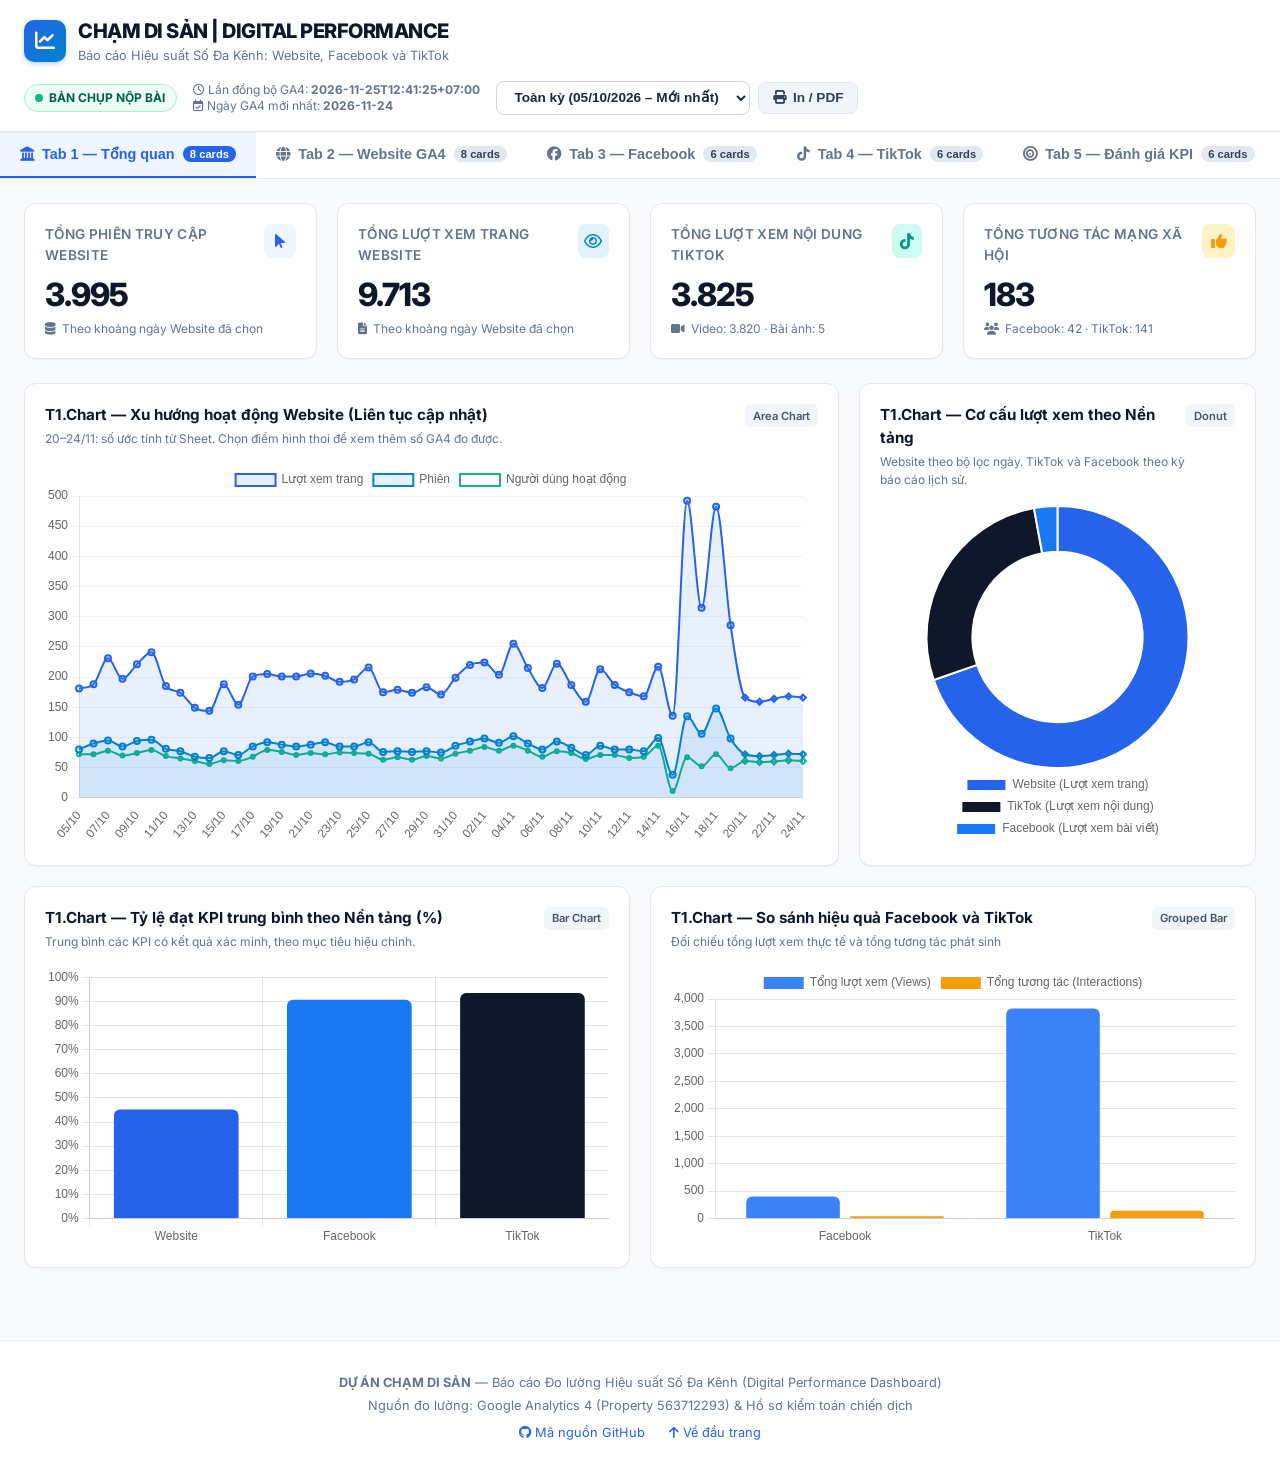
<file: PTW/05_DASHBOARD/index.html>
<!DOCTYPE html>
<html lang="vi">
<head>
  <meta charset="UTF-8">
  <link rel="icon" href="data:,">
  <meta name="viewport" content="width=device-width, initial-scale=1.0">
  <title>CHẠM DI SẢN | DIGITAL PERFORMANCE DASHBOARD</title>

  <!-- Fonts & Icons -->
  <link rel="preconnect" href="https://fonts.googleapis.com">
  <link rel="preconnect" href="https://fonts.gstatic.com" crossorigin>
  <link href="https://fonts.googleapis.com/css2?family=Inter:wght@400;500;600;700;800&display=swap" rel="stylesheet">
  <link rel="stylesheet" href="https://cdnjs.cloudflare.com/ajax/libs/font-awesome/6.4.2/css/all.min.css">

  <!-- Chart.js -->
  <script src="js/chart.umd.min.js"></script>

  <!-- Custom Stylesheet -->
  <link rel="stylesheet" href="css/style.css">
</head>
<body data-snapshot="true">

  <!-- Top Navigation Header -->
  <header class="top-header">
    <div class="header-container">
      <div class="header-brand">
        <div class="brand-icon">
          <i class="fa-solid fa-chart-line"></i>
        </div>
        <div>
          <h1 class="brand-title">CHẠM DI SẢN | DIGITAL PERFORMANCE</h1>
          <p class="brand-subtitle">Báo cáo Hiệu suất Số Đa Kênh: Website, Facebook và TikTok</p>
        </div>
      </div>

      <div class="header-meta">
        <div class="live-badge">
          <span class="pulse-dot"></span>
          <span id="meta-report-mode">BẢN CHỤP NỘP BÀI</span>
        </div>

        <div style="font-size:0.75rem; color:#64748b; line-height: 1.3;">
          <div><i class="fa-regular fa-clock"></i> Lần đồng bộ GA4: <strong id="meta-last-sync">--:--</strong></div>
          <div><i class="fa-regular fa-calendar-check"></i> Ngày GA4 mới nhất: <strong id="meta-latest-date">--</strong></div>
        </div>

        <div class="filter-group">
          <select id="global-date-filter" class="filter-select" title="Bộ lọc thời gian toàn dashboard">
            <option value="all">Toàn kỳ (05/10/2026 – Mới nhất)</option>
            <option value="custom">Tự chọn khoảng ngày</option>
            <option value="7d">7 ngày gần nhất</option>
            <option value="14d">14 ngày gần nhất</option>
            <option value="30d">30 ngày gần nhất</option>
          </select>

          <button id="btn-print-snapshot" class="btn-snapshot" title="In hoặc lưu file snapshot PDF">
            <i class="fa-solid fa-print"></i> In / PDF
          </button>
          <form id="custom-date-range" class="custom-date-range" hidden>
            <label for="date-from">Từ ngày
              <input type="date" id="date-from" class="filter-select" required>
            </label>
            <label for="date-to">Đến ngày
              <input type="date" id="date-to" class="filter-select" required>
            </label>
            <button type="submit" class="btn-snapshot">Áp dụng</button>
          </form>
        </div>
      </div>
    </div>
  </header>

  <!-- 5 Tabs Navigation -->
  <nav class="tabs-nav">
    <div class="tabs-container">
      <button class="tab-btn active" data-tab="tab-overview">
        <i class="fa-solid fa-landmark"></i> Tab 1 — Tổng quan
        <span class="tab-count">8 cards</span>
      </button>
      <button class="tab-btn" data-tab="tab-website">
        <i class="fa-solid fa-globe"></i> Tab 2 — Website GA4
        <span class="tab-count">8 cards</span>
      </button>
      <button class="tab-btn" data-tab="tab-facebook">
        <i class="fa-brands fa-facebook"></i> Tab 3 — Facebook
        <span class="tab-count">6 cards</span>
      </button>
      <button class="tab-btn" data-tab="tab-tiktok">
        <i class="fa-brands fa-tiktok"></i> Tab 4 — TikTok
        <span class="tab-count">6 cards</span>
      </button>
      <button class="tab-btn" data-tab="tab-kpi">
        <i class="fa-solid fa-bullseye"></i> Tab 5 — Đánh giá KPI
        <span class="tab-count">6 cards</span>
      </button>
    </div>
  </nav>

  <!-- Main Container -->
  <main class="main-wrapper">

    <!-- Warning Banner if sync fails -->
    <div id="sync-warning-banner" style="display:none; background:#fef3c7; border:1px solid #f59e0b; color:#92400e; padding:0.75rem 1rem; border-radius:8px; margin-bottom:1rem; font-size:0.85rem;"></div>

    <!-- ======================================================= -->
    <!-- TAB 1: TỔNG QUAN (8 CARDS)                                -->
    <!-- ======================================================= -->
    <section id="tab-overview" class="tab-content active">
      <!-- 4 KPI Cards -->
      <div class="kpi-grid">
        <!-- Card 84 -->
        <div class="kpi-card">
          <div class="kpi-header">
            <span class="kpi-title">Tổng phiên truy cập Website</span>
            <div class="kpi-icon icon-blue"><i class="fa-solid fa-arrow-pointer"></i></div>
          </div>
          <div class="kpi-value" id="kpi-q84">–</div>
          <div class="kpi-footer">
            <i class="fa-solid fa-database"></i>
            <span>Theo khoảng ngày Website đã chọn</span>
          </div>
        </div>

        <!-- Card 85 -->
        <div class="kpi-card">
          <div class="kpi-header">
            <span class="kpi-title">Tổng lượt xem trang Website</span>
            <div class="kpi-icon icon-sky"><i class="fa-regular fa-eye"></i></div>
          </div>
          <div class="kpi-value" id="kpi-q85">–</div>
          <div class="kpi-footer">
            <i class="fa-solid fa-file-lines"></i>
            <span>Theo khoảng ngày Website đã chọn</span>
          </div>
        </div>

        <!-- Card 86 -->
        <div class="kpi-card">
          <div class="kpi-header">
            <span class="kpi-title">Tổng lượt xem nội dung TikTok</span>
            <div class="kpi-icon icon-teal"><i class="fa-brands fa-tiktok"></i></div>
          </div>
          <div class="kpi-value" id="kpi-q86">–</div>
          <div class="kpi-footer">
            <i class="fa-solid fa-video"></i>
            <span id="tiktok-view-breakdown"></span>
          </div>
        </div>

        <!-- Card 87 -->
        <div class="kpi-card">
          <div class="kpi-header">
            <span class="kpi-title">Tổng tương tác Mạng xã hội</span>
            <div class="kpi-icon icon-amber"><i class="fa-solid fa-thumbs-up"></i></div>
          </div>
          <div class="kpi-value" id="kpi-q87">–</div>
          <div class="kpi-footer">
            <i class="fa-solid fa-users"></i>
            <span id="social-interaction-breakdown"></span>
          </div>
        </div>
      </div>

      <!-- 4 Charts Grid -->
      <div class="charts-grid">
        <!-- Card 88: Xu hướng Website -->
        <div class="chart-card col-8">
          <div class="chart-header">
            <div class="chart-title-wrap">
              <h3 class="chart-title">T1.Chart — Xu hướng hoạt động Website (Liên tục cập nhật)</h3>
              <p class="chart-subtitle">20–24/11: số ước tính từ Sheet. Chọn điểm hình thoi để xem thêm số GA4 đo được.</p>
            </div>
            <span class="chart-badge">Area Chart</span>
          </div>
          <div class="chart-body tall">
            <canvas id="chart-q88"></canvas>
          </div>
        </div>

        <!-- Card 89: Phân loại lượt xem đa nền tảng -->
        <div class="chart-card col-4">
          <div class="chart-header">
            <div class="chart-title-wrap">
              <h3 class="chart-title">T1.Chart — Cơ cấu lượt xem theo Nền tảng</h3>
              <p class="chart-subtitle">Website theo bộ lọc ngày. TikTok và Facebook theo kỳ báo cáo lịch sử.</p>
            </div>
            <span class="chart-badge">Donut</span>
          </div>
          <div class="chart-body tall">
            <canvas id="chart-q89"></canvas>
          </div>
        </div>

        <!-- Card 90: Tỷ lệ đạt KPI theo Nền tảng -->
        <div class="chart-card col-6">
          <div class="chart-header">
            <div class="chart-title-wrap">
              <h3 class="chart-title">T1.Chart — Tỷ lệ đạt KPI trung bình theo Nền tảng (%)</h3>
              <p class="chart-subtitle">Trung bình các KPI có kết quả xác minh, theo mục tiêu hiệu chỉnh.</p>
            </div>
            <span class="chart-badge">Bar Chart</span>
          </div>
          <div class="chart-body">
            <canvas id="chart-q90"></canvas>
          </div>
        </div>

        <!-- Card 91: So sánh hiệu quả Facebook vs TikTok -->
        <div class="chart-card col-6">
          <div class="chart-header">
            <div class="chart-title-wrap">
              <h3 class="chart-title">T1.Chart — So sánh hiệu quả Facebook và TikTok</h3>
              <p class="chart-subtitle">Đối chiếu tổng lượt xem thực tế và tổng tương tác phát sinh</p>
            </div>
            <span class="chart-badge">Grouped Bar</span>
          </div>
          <div class="chart-body">
            <canvas id="chart-q91"></canvas>
          </div>
        </div>
      </div>
    </section>

    <!-- ======================================================= -->
    <!-- TAB 2: WEBSITE GA4 (8 CARDS)                             -->
    <!-- ======================================================= -->
    <section id="tab-website" class="tab-content">
      <!-- 2 KPI Cards -->
      <div class="kpi-grid">
        <!-- Card 92 -->
        <div class="kpi-card">
          <div class="kpi-header">
            <span class="kpi-title">Người dùng hoạt động TB / ngày</span>
            <div class="kpi-icon icon-emerald"><i class="fa-solid fa-user-group"></i></div>
          </div>
          <div class="kpi-value" id="kpi-q92">–</div>
          <div class="kpi-footer">
            <i class="fa-solid fa-chart-simple"></i>
            <span>User-days / ngày trên toàn chuỗi dữ liệu</span>
          </div>
        </div>

        <!-- Card 93 -->
        <div class="kpi-card">
          <div class="kpi-header">
            <span class="kpi-title">Lượt xem trang trên mỗi phiên (Trang/phiên)</span>
            <div class="kpi-icon icon-sky"><i class="fa-regular fa-file"></i></div>
          </div>
          <div class="kpi-value" id="kpi-q93">–</div>
          <div class="kpi-footer">
            <i class="fa-solid fa-calculator"></i>
            <span>Tỷ lệ Pageviews / Sessions trung bình</span>
          </div>
        </div>
      </div>

      <!-- 6 Charts Grid -->
      <div class="charts-grid">
        <!-- Card 94: Nhịp độ phiên & người dùng -->
        <div class="chart-card col-8">
          <div class="chart-header">
            <div class="chart-title-wrap">
              <h3 class="chart-title">T2.Chart — Nhịp độ người dùng và phiên truy cập theo ngày</h3>
              <p class="chart-subtitle">20–24/11: số ước tính từ Sheet. Chọn điểm hình thoi để xem thêm số GA4 đo được.</p>
            </div>
            <span class="chart-badge">Line/Area</span>
          </div>
          <div class="chart-body">
            <canvas id="chart-q94"></canvas>
          </div>
        </div>

        <!-- Card 95: Cơ cấu nguồn truy cập -->
        <div class="chart-card col-4">
          <div class="chart-header">
            <div class="chart-title-wrap">
              <h3 class="chart-title">T2.Chart — Cơ cấu nguồn truy cập Website (Traffic Sources)</h3>
              <label for="traffic-data-mode" class="chart-subtitle">Dữ liệu hiển thị</label>
              <select id="traffic-data-mode" class="filter-select traffic-data-mode">
                <option value="actual">GA4 thực tế</option>
                <option value="estimate">Ước tính từ Sheet 20–24/11</option>
              </select>
              <p class="chart-subtitle" id="traffic-sources-scope" aria-live="polite" hidden></p>
            </div>
            <span class="chart-badge">Donut</span>
          </div>
          <div class="chart-body">
            <canvas id="chart-q95"></canvas>
          </div>
        </div>

        <!-- Card 96: Top 10 trang -->
        <div class="chart-card col-6">
          <div class="chart-header">
            <div class="chart-title-wrap">
              <h3 class="chart-title">T2.Chart — Top 10 trang được truy cập nhiều nhất (Kỳ 05/11–17/11/2026)</h3>
              <p class="chart-subtitle">Xếp hạng theo lượt xem trang (Views) trong kỳ báo cáo 13 ngày</p>
            </div>
            <span class="chart-badge">Bar (Horizontal)</span>
          </div>
          <div class="chart-body">
            <canvas id="chart-q96"></canvas>
          </div>
        </div>

        <!-- Card 97: Sự kiện Website Events -->
        <div class="chart-card col-6">
          <div class="chart-header">
            <div class="chart-title-wrap">
              <h3 class="chart-title">T2.Chart — Phân bổ sự kiện người dùng Website Events</h3>
              <p class="chart-subtitle">Số lượt kích hoạt theo báo cáo GA4 lịch sử 05/10–17/11/2026</p>
            </div>
            <span class="chart-badge">Bar Chart</span>
          </div>
          <div class="chart-body">
            <canvas id="chart-q97"></canvas>
          </div>
        </div>

        <!-- Card 98: Sự kiện chuyển đổi chính -->
        <div class="chart-card col-6">
          <div class="chart-header">
            <div class="chart-title-wrap">
              <h3 class="chart-title">T2.Chart — Các sự kiện chuyển đổi chính (Kỳ 05/11–17/11/2026)</h3>
              <p class="chart-subtitle">Số lượt hoàn tất 5 mục tiêu chuyển đổi trong kỳ 13 ngày</p>
            </div>
            <span class="chart-badge">Bar Chart</span>
          </div>
          <div class="chart-body">
            <canvas id="chart-q98"></canvas>
          </div>
        </div>

        <!-- Card 99: Tỷ lệ thoát theo trang đích -->
        <div class="chart-card col-6">
          <div class="chart-header">
            <div class="chart-title-wrap">
              <h3 class="chart-title">T2.Chart — Tỷ lệ thoát theo Trang đích (Kỳ 05/11–17/11/2026)</h3>
              <p class="chart-subtitle">Bounce Rate (%) theo 9 trang đón nhận lượt truy cập đầu tiên</p>
            </div>
            <span class="chart-badge">Bar (Horizontal)</span>
          </div>
          <div class="chart-body">
            <canvas id="chart-q99"></canvas>
          </div>
        </div>
      </div>
    </section>

    <!-- ======================================================= -->
    <!-- TAB 3: FACEBOOK (6 CARDS)                                -->
    <!-- ======================================================= -->
    <section id="tab-facebook" class="tab-content">
      <!-- 2 KPI Cards -->
      <div class="kpi-grid">
        <!-- Card 100 -->
        <div class="kpi-card">
          <div class="kpi-header">
            <span class="kpi-title">Tổng bài đăng Facebook</span>
            <div class="kpi-icon icon-blue"><i class="fa-brands fa-facebook"></i></div>
          </div>
          <div class="kpi-value" id="kpi-q100">–</div>
          <div class="kpi-footer">
            <i class="fa-regular fa-newspaper"></i>
            <span>19 bài đăng trong kỳ chiến dịch</span>
          </div>
        </div>

        <!-- Card 101 -->
        <div class="kpi-card">
          <div class="kpi-header">
            <span class="kpi-title">Tổng lượt nhấp liên kết về Web</span>
            <div class="kpi-icon icon-sky"><i class="fa-solid fa-link"></i></div>
          </div>
          <div class="kpi-value" id="kpi-q101">–</div>
          <div class="kpi-footer">
            <i class="fa-solid fa-share-from-square"></i>
            <span>Lượt click trực tiếp chuyển hướng về Website</span>
          </div>
        </div>
      </div>

      <!-- 4 Charts Grid -->
      <div class="charts-grid">
        <!-- Card 102: Top 10 bài theo lượt xem -->
        <div class="chart-card col-6">
          <div class="chart-header">
            <div class="chart-title-wrap">
              <h3 class="chart-title">T3.Chart — Top 10 bài viết Facebook theo lượt xem</h3>
              <p class="chart-subtitle">Xếp hạng các bài đăng thu hút nhiều lượt hiển thị nhất</p>
            </div>
            <span class="chart-badge">Horizontal Bar</span>
          </div>
          <div class="chart-body">
            <canvas id="chart-q102"></canvas>
          </div>
        </div>

        <!-- Card 103: Top 10 bài theo click liên kết -->
        <div class="chart-card col-6">
          <div class="chart-header">
            <div class="chart-title-wrap">
              <h3 class="chart-title">T3.Chart — Top 10 bài viết Facebook theo lượt click liên kết</h3>
              <p class="chart-subtitle">Hiệu quả kéo traffic về Website từ từng bài đăng</p>
            </div>
            <span class="chart-badge">Horizontal Bar</span>
          </div>
          <div class="chart-body">
            <canvas id="chart-q103"></canvas>
          </div>
        </div>

        <!-- Card 104: Phân bổ tương tác & chia sẻ -->
        <div class="chart-card col-6">
          <div class="chart-header">
            <div class="chart-title-wrap">
              <h3 class="chart-title">T3.Chart — Phân bổ tương tác và chia sẻ theo bài viết</h3>
              <p class="chart-subtitle">Cơ cấu tương tác (Interactions) và lan tỏa (Shares) trên 19 bài đăng</p>
            </div>
            <span class="chart-badge">Stacked Bar</span>
          </div>
          <div class="chart-body">
            <canvas id="chart-q104"></canvas>
          </div>
        </div>

        <!-- Card 105: Xu hướng lượt xem & tương tác FB -->
        <div class="chart-card col-6">
          <div class="chart-header">
            <div class="chart-title-wrap">
              <h3 class="chart-title">T3.Chart — Xu hướng lượt xem và tương tác Facebook theo thời gian</h3>
              <p class="chart-subtitle">Diễn biến hiệu quả truyền thông bài viết theo từng ngày đăng</p>
            </div>
            <span class="chart-badge">Line Chart</span>
          </div>
          <div class="chart-body">
            <canvas id="chart-q105"></canvas>
          </div>
        </div>
      </div>
    </section>

    <!-- ======================================================= -->
    <!-- TAB 4: TIKTOK (6 CARDS)                                  -->
    <!-- ======================================================= -->
    <section id="tab-tiktok" class="tab-content">
      <!-- 2 KPI Cards -->
      <div class="kpi-grid">
        <!-- Card 106 -->
        <div class="kpi-card">
          <div class="kpi-header">
            <span class="kpi-title">Lượt xem trung bình mỗi video TikTok</span>
            <div class="kpi-icon icon-teal"><i class="fa-solid fa-play"></i></div>
          </div>
          <div class="kpi-value" id="kpi-q106">–</div>
          <div class="kpi-footer">
            <i class="fa-solid fa-video"></i>
            <span>Chỉ tính nội dung video</span>
          </div>
        </div>

        <!-- Card 107 -->
        <div class="kpi-card">
          <div class="kpi-header">
            <span class="kpi-title">Tỷ lệ tương tác TikTok (ER)</span>
            <div class="kpi-icon icon-amber"><i class="fa-solid fa-percent"></i></div>
          </div>
          <div class="kpi-value" id="kpi-q107">–</div>
          <div class="kpi-footer">
            <i class="fa-solid fa-heart"></i>
            <span>Tỷ lệ tương tác báo cáo trên tổng lượt xem</span>
          </div>
        </div>
      </div>

      <!-- 4 Charts Grid -->
      <div class="charts-grid">
        <!-- Card 108: Xếp hạng video theo lượt xem -->
        <div class="chart-card col-6">
          <div class="chart-header">
            <div class="chart-title-wrap">
              <h3 class="chart-title">T4.Chart — Xếp hạng video TikTok theo lượt xem</h3>
              <p class="chart-subtitle">Hiệu suất xem của từng video clip trong chiến dịch</p>
            </div>
            <span class="chart-badge">Horizontal Bar</span>
          </div>
          <div class="chart-body">
            <canvas id="chart-q108"></canvas>
          </div>
        </div>

        <!-- Card 110: Tỷ trọng các loại tương tác -->
        <div class="chart-card col-6">
          <div class="chart-header">
            <div class="chart-title-wrap">
              <h3 class="chart-title">T4.Chart — Tỷ trọng các loại tương tác trên TikTok</h3>
              <p class="chart-subtitle">Tính từ bốn cột tương tác thành phần của toàn bộ nội dung. KPI dùng cột tổng tương tác theo báo cáo.</p>
            </div>
            <span class="chart-badge">Donut</span>
          </div>
          <div class="chart-body">
            <canvas id="chart-q110"></canvas>
          </div>
        </div>

        <!-- Card 109: Cơ cấu 4 hành vi tương tác -->
        <div class="chart-card col-6">
          <div class="chart-header">
            <div class="chart-title-wrap">
              <h3 class="chart-title">T4.Chart — Cơ cấu 4 hành vi tương tác trên từng video TikTok</h3>
              <p class="chart-subtitle">Phân bổ chi tiết Thích, Lưu, Bình luận và Chia sẻ</p>
            </div>
            <span class="chart-badge">Stacked Bar</span>
          </div>
          <div class="chart-body">
            <canvas id="chart-q109"></canvas>
          </div>
        </div>

        <!-- Card 111: Thời lượng vs Lượt xem -->
        <div class="chart-card col-6">
          <div class="chart-header">
            <div class="chart-title-wrap">
              <h3 class="chart-title">T4.Chart — Thời lượng video (giây) và Lượt xem thực tế</h3>
              <p class="chart-subtitle">Thời lượng chỉ hiện khi hồ sơ có ghi nhận. Các lượt xem vẫn hiển thị cho đủ video.</p>
            </div>
            <span class="chart-badge">Dual-Axis Chart</span>
          </div>
          <div class="chart-body">
            <canvas id="chart-q111"></canvas>
          </div>
        </div>
      </div>
    </section>

    <!-- ======================================================= -->
    <!-- TAB 5: ĐÁNH GIÁ KPI (6 CARDS)                            -->
    <!-- ======================================================= -->
    <section id="tab-kpi" class="tab-content">
      <!-- 2 KPI Cards -->
      <div class="kpi-grid">
        <!-- Card 112 -->
        <div class="kpi-card">
          <div class="kpi-header">
            <span class="kpi-title">Tỷ lệ hoàn thành trung bình toàn chiến dịch</span>
            <div class="kpi-icon icon-amber"><i class="fa-solid fa-gauge-high"></i></div>
          </div>
          <div class="kpi-value" id="kpi-q112">–</div>
          <div class="kpi-footer">
            <i class="fa-solid fa-calculator"></i>
            <span>Trung bình các KPI có kết quả xác minh, theo mục tiêu hiệu chỉnh</span>
          </div>
        </div>

        <!-- Card 113 -->
        <div class="kpi-card">
          <div class="kpi-header">
            <span class="kpi-title">KPI đạt ngưỡng 90% sau hiệu chỉnh</span>
            <div class="kpi-icon icon-blue"><i class="fa-solid fa-circle-check"></i></div>
          </div>
          <div class="kpi-value" id="kpi-q113">–</div>
          <div class="kpi-footer">
            <i class="fa-solid fa-flag"></i>
            <span>Kỳ 05/10–24/11/2026 · 7 đạt, 1 chưa đạt, 1 chưa xác minh</span>
          </div>
        </div>
      </div>

      <!-- 4 Charts Grid -->
      <div class="charts-grid">
        <!-- Card 114: Tỷ lệ hoàn thành từng chỉ số -->
        <div class="chart-card col-6">
          <div class="chart-header">
            <div class="chart-title-wrap">
              <h3 class="chart-title">T5.Chart — Tỷ lệ hoàn thành từng chỉ số KPI (%)</h3>
              <p class="chart-subtitle">Kỳ chốt đến 24/11/2026. WEB01 chưa đủ dữ liệu toàn kỳ.</p>
            </div>
            <span class="chart-badge">Horizontal Bar</span>
          </div>
          <div class="chart-body">
            <canvas id="chart-q114"></canvas>
          </div>
        </div>

        <!-- Card 117: Tỷ lệ hoàn thành theo nền tảng -->
        <div class="chart-card col-6">
          <div class="chart-header">
            <div class="chart-title-wrap">
              <h3 class="chart-title">T5.Chart — Tỷ lệ hoàn thành KPI trung bình theo Nền tảng</h3>
              <p class="chart-subtitle">Trung bình các KPI có kết quả xác minh, theo mục tiêu hiệu chỉnh.</p>
            </div>
            <span class="chart-badge">Bar Chart</span>
          </div>
          <div class="chart-body">
            <canvas id="chart-q117"></canvas>
          </div>
        </div>

        <!-- Card 115: Mục tiêu vs Thực tế -->
        <div class="chart-card col-6">
          <div class="chart-header">
            <div class="chart-title-wrap">
              <h3 class="chart-title">T5.Chart — Đối chiếu ngưỡng 90% với tỷ lệ thực tế</h3>
              <p class="chart-subtitle">So sánh tỷ lệ thực tế với ngưỡng đánh giá 90% sau hiệu chỉnh</p>
            </div>
            <span class="chart-badge">Grouped Bar</span>
          </div>
          <div class="chart-body">
            <canvas id="chart-q115"></canvas>
          </div>
        </div>

        <!-- Card 116: Khoảng cách chênh lệch cần bù đắp -->
        <div class="chart-card col-6">
          <div class="chart-header">
            <div class="chart-title-wrap">
              <h3 class="chart-title">T5.Chart — Khoảng cách chênh lệch cần bù đắp (Minimum Gap)</h3>
              <p class="chart-subtitle">Khoảng cách đến 100% mục tiêu hiệu chỉnh</p>
            </div>
            <span class="chart-badge">Bar Chart</span>
          </div>
          <div class="chart-body">
            <canvas id="chart-q116"></canvas>
          </div>
        </div>

        <!-- Bảng tổng hợp chi tiết 9 KPI -->
        <div class="chart-card col-12" style="margin-top: 1rem;">
          <div class="chart-header">
            <div class="chart-title-wrap">
              <h3 class="chart-title"><i class="fa-solid fa-table-list"></i> Bảng đối chiếu chi tiết 9 KPI chiến dịch Chạm Di Sản</h3>
              <p class="chart-subtitle">Mục tiêu hiệu chỉnh sau kỳ báo cáo. Mục tiêu gốc được giữ để đối chiếu.</p>
            </div>
          </div>
          <div class="table-responsive">
            <table class="data-table">
              <thead>
                <tr>
                  <th>Mã</th>
                  <th>Nền tảng</th>
                  <th>Chỉ số đo lường</th>
                  <th>Mục tiêu gốc</th>
                  <th>Mục tiêu hiệu chỉnh</th>
                  <th>Thực tế</th>
                  <th>Tỷ lệ so với mục tiêu gốc</th>
                  <th>Tỷ lệ sau hiệu chỉnh</th>
                  <th>Trạng thái</th>
                  <th>Chênh lệch</th>
                  <th>Ghi chú kiểm toán</th>
                </tr>
              </thead>
              <tbody id="kpi-table-body">
                <!-- Rendered dynamically -->
              </tbody>
            </table>
          </div>
        </div>
      </div>
    </section>

  </main>

  <!-- Footer -->
  <footer class="footer">
    <p><strong>DỰ ÁN CHẠM DI SẢN</strong> — Báo cáo Đo lường Hiệu suất Số Đa Kênh (Digital Performance Dashboard)</p>
    <p style="margin-top: 0.25rem;">Nguồn đo lường: Google Analytics 4 (Property 563712293) & Hồ sơ kiểm toán chiến dịch</p>
    <div class="footer-links">
      <a href="https://github.com/dgdyudisnumber1-cyber/cham-di-san-dashboard" target="_blank"><i class="fa-brands fa-github"></i> Mã nguồn GitHub</a>
      <a href="#tab-overview"><i class="fa-solid fa-arrow-up"></i> Về đầu trang</a>
    </div>
  </footer>

  <!-- Application Logic -->
  <script src="data/dashboard_data.js"></script>
  <script src="data/traffic_scenario.js"></script>
  <script src="js/app.js"></script>
</body>
</html>
</file>
<file: PTW/05_DASHBOARD/css/style.css>
:root {
  --navy-dark: #0f172a;
  --navy-primary: #1e293b;
  --blue-primary: #2563eb;
  --blue-hover: #1d4ed8;
  --blue-light: #eff6ff;
  --blue-subtle: #dbeafe;
  --sky-accent: #0284c7;
  --teal-accent: #0d9488;
  --emerald: #10b981;
  --amber: #f59e0b;
  --rose: #ef4444;
  --slate-50: #f8fafc;
  --slate-100: #f1f5f9;
  --slate-200: #e2e8f0;
  --slate-300: #cbd5e1;
  --slate-400: #94a3b8;
  --slate-500: #64748b;
  --slate-600: #475569;
  --slate-700: #334155;
  --slate-800: #1e293b;
  --slate-900: #0f172a;
  --font-sans: 'Inter', -apple-system, BlinkMacSystemFont, 'Segoe UI', Roboto, Helvetica, Arial, sans-serif;
  --card-radius: 12px;
  --shadow-sm: 0 1px 2px 0 rgb(0 0 0 / 0.05);
  --shadow-md: 0 4px 6px -1px rgb(0 0 0 / 0.08), 0 2px 4px -2px rgb(0 0 0 / 0.05);
  --shadow-lg: 0 10px 15px -3px rgb(0 0 0 / 0.08), 0 4px 6px -4px rgb(0 0 0 / 0.04);
}

* {
  margin: 0;
  padding: 0;
  box-sizing: border-box;
}

body {
  font-family: var(--font-sans);
  background-color: var(--slate-50);
  color: var(--slate-800);
  line-height: 1.5;
  -webkit-font-smoothing: antialiased;
}

/* Header & Navbar */
.top-header {
  background: #ffffff;
  border-bottom: 1px solid var(--slate-200);
  padding: 1rem 1.5rem;
  position: sticky;
  top: 0;
  z-index: 50;
  box-shadow: var(--shadow-sm);
}

.header-container {
  max-width: 1440px;
  margin: 0 auto;
  display: flex;
  justify-content: space-between;
  align-items: center;
  flex-wrap: wrap;
  gap: 1rem;
}

.header-brand {
  display: flex;
  align-items: center;
  gap: 0.75rem;
}

.brand-icon {
  width: 42px;
  height: 42px;
  background: linear-gradient(135deg, var(--blue-primary), var(--sky-accent));
  border-radius: 10px;
  display: flex;
  align-items: center;
  justify-content: center;
  color: #fff;
  font-size: 1.25rem;
  box-shadow: 0 2px 4px rgba(37, 99, 235, 0.3);
}

.brand-title {
  font-size: 1.25rem;
  font-weight: 800;
  letter-spacing: -0.025em;
  color: var(--navy-dark);
}

.brand-subtitle {
  font-size: 0.8rem;
  color: var(--slate-500);
}

.header-meta {
  display: flex;
  align-items: center;
  gap: 1rem;
  flex-wrap: wrap;
}

.live-badge {
  display: inline-flex;
  align-items: center;
  gap: 0.375rem;
  background-color: #ecfdf5;
  color: #065f46;
  border: 1px solid #a7f3d0;
  padding: 0.25rem 0.65rem;
  border-radius: 9999px;
  font-size: 0.75rem;
  font-weight: 700;
}

.pulse-dot {
  width: 8px;
  height: 8px;
  background-color: #10b981;
  border-radius: 50%;
  animation: pulse 2s cubic-bezier(0.4, 0, 0.6, 1) infinite;
}

@keyframes pulse {
  0%, 100% { opacity: 1; transform: scale(1); }
  50% { opacity: 0.5; transform: scale(1.3); }
}

.filter-group {
  display: flex;
  align-items: center;
  gap: 0.5rem;
  flex-wrap: wrap;
}

.custom-date-range:not([hidden]) {
  display: flex;
  flex: 1 0 100%;
  flex-wrap: wrap;
  align-items: end;
  gap: 0.5rem;
}

.custom-date-range label {
  display: grid;
  gap: 0.25rem;
  color: var(--slate-700);
  font-size: 0.75rem;
  font-weight: 600;
}

.custom-date-range input {
  width: 10rem;
  max-width: 100%;
  min-height: 2rem;
}

.filter-select {
  padding: 0.45rem 0.85rem;
  border-radius: 8px;
  border: 1px solid var(--slate-300);
  background-color: #ffffff;
  color: var(--slate-800);
  font-size: 0.85rem;
  font-weight: 600;
  cursor: pointer;
  outline: none;
  transition: border-color 0.15s, box-shadow 0.15s;
}

.filter-select:focus {
  border-color: var(--blue-primary);
  box-shadow: 0 0 0 3px rgba(37, 99, 235, 0.15);
}

.btn-snapshot {
  display: inline-flex;
  align-items: center;
  gap: 0.4rem;
  background-color: var(--slate-100);
  color: var(--slate-700);
  border: 1px solid var(--slate-200);
  padding: 0.45rem 0.85rem;
  border-radius: 8px;
  font-size: 0.85rem;
  font-weight: 600;
  cursor: pointer;
  transition: all 0.15s;
}

.btn-snapshot:hover {
  background-color: var(--slate-200);
  color: var(--navy-dark);
}

/* Tab Navigation */
.tabs-nav {
  background-color: #ffffff;
  border-bottom: 1px solid var(--slate-200);
}

.tabs-container {
  max-width: 1440px;
  margin: 0 auto;
  display: flex;
  overflow-x: auto;
  scrollbar-width: none;
}

.tabs-container::-webkit-scrollbar {
  display: none;
}

.tab-btn {
  padding: 0.9rem 1.25rem;
  background: none;
  border: none;
  border-bottom: 2px solid transparent;
  font-size: 0.9rem;
  font-weight: 600;
  color: var(--slate-500);
  cursor: pointer;
  display: flex;
  align-items: center;
  gap: 0.5rem;
  white-space: nowrap;
  transition: all 0.15s;
}

.tab-btn:hover {
  color: var(--blue-primary);
}

.tab-btn.active {
  color: var(--blue-primary);
  border-bottom-color: var(--blue-primary);
  background-color: var(--blue-light);
}

.tab-count {
  background-color: var(--slate-200);
  color: var(--slate-700);
  font-size: 0.7rem;
  padding: 0.1rem 0.45rem;
  border-radius: 9999px;
  font-weight: 700;
}

.tab-btn.active .tab-count {
  background-color: var(--blue-primary);
  color: #fff;
}

/* Main Container */
.main-wrapper {
  max-width: 1440px;
  margin: 0 auto;
  padding: 1.5rem;
}

.traffic-data-mode {
  display: block;
  width: 100%;
  max-width: 17rem;
  margin: 0.3rem 0;
  font-size: 0.8rem;
}

/* Grid Layouts */
.tab-content {
  display: none;
}

.tab-content.active {
  display: block;
}

.kpi-grid {
  display: grid;
  grid-template-columns: repeat(auto-fit, minmax(260px, 1fr));
  gap: 1.25rem;
  margin-bottom: 1.5rem;
}

.charts-grid {
  display: grid;
  grid-template-columns: repeat(12, 1fr);
  gap: 1.25rem;
}

/* KPI Card */
.kpi-card {
  background-color: #ffffff;
  border: 1px solid var(--slate-200);
  border-radius: var(--card-radius);
  padding: 1.25rem;
  box-shadow: var(--shadow-sm);
  display: flex;
  flex-direction: column;
  justify-content: space-between;
  transition: transform 0.15s, box-shadow 0.15s;
}

.kpi-card:hover {
  transform: translateY(-2px);
  box-shadow: var(--shadow-md);
}

.kpi-header {
  display: flex;
  justify-content: space-between;
  align-items: flex-start;
  margin-bottom: 0.75rem;
}

.kpi-title {
  font-size: 0.85rem;
  font-weight: 600;
  color: var(--slate-500);
  text-transform: uppercase;
  letter-spacing: 0.025em;
}

.kpi-icon {
  width: 34px;
  height: 34px;
  border-radius: 8px;
  display: flex;
  align-items: center;
  justify-content: center;
  font-size: 1rem;
}

.icon-blue { background-color: var(--blue-light); color: var(--blue-primary); }
.icon-sky { background-color: #e0f2fe; color: var(--sky-accent); }
.icon-teal { background-color: #ccfbf1; color: var(--teal-accent); }
.icon-amber { background-color: #fef3c7; color: var(--amber); }
.icon-emerald { background-color: #d1fae5; color: var(--emerald); }

.kpi-value {
  font-size: 2rem;
  font-weight: 800;
  letter-spacing: -0.03em;
  color: var(--navy-dark);
  line-height: 1.1;
  margin-bottom: 0.5rem;
}

.kpi-footer {
  font-size: 0.75rem;
  color: var(--slate-500);
  display: flex;
  align-items: center;
  gap: 0.35rem;
}

/* Chart Card */
.chart-card {
  background-color: #ffffff;
  border: 1px solid var(--slate-200);
  border-radius: var(--card-radius);
  padding: 1.25rem;
  box-shadow: var(--shadow-sm);
  display: flex;
  flex-direction: column;
}

.col-4 { grid-column: span 4; }
.col-6 { grid-column: span 6; }
.col-8 { grid-column: span 8; }
.col-12 { grid-column: span 12; }

@media (max-width: 1024px) {
  .col-4, .col-6, .col-8 { grid-column: span 12; }
}

.chart-header {
  display: flex;
  justify-content: space-between;
  align-items: flex-start;
  margin-bottom: 1rem;
}

.chart-title-wrap {
  flex: 1;
}

.chart-title {
  font-size: 0.95rem;
  font-weight: 700;
  color: var(--navy-dark);
  margin-bottom: 0.2rem;
}

.chart-subtitle {
  font-size: 0.75rem;
  color: var(--slate-500);
}

.chart-badge {
  font-size: 0.7rem;
  font-weight: 600;
  padding: 0.2rem 0.5rem;
  border-radius: 6px;
  background-color: var(--slate-100);
  color: var(--slate-600);
}

.chart-body {
  position: relative;
  flex: 1;
  min-height: 280px;
  width: 100%;
}

.chart-body.tall {
  min-height: 340px;
}

/* Table styles inside card */
.table-responsive {
  width: 100%;
  overflow-x: auto;
}

.data-table {
  width: 100%;
  border-collapse: collapse;
  font-size: 0.825rem;
  text-align: left;
}

.data-table th {
  background-color: var(--slate-50);
  color: var(--slate-600);
  font-weight: 600;
  padding: 0.65rem 0.75rem;
  border-bottom: 1px solid var(--slate-200);
}

.data-table td {
  padding: 0.65rem 0.75rem;
  border-bottom: 1px solid var(--slate-100);
  color: var(--slate-700);
}

.data-table tr:hover {
  background-color: var(--slate-50);
}

.badge-status {
  display: inline-block;
  padding: 0.15rem 0.5rem;
  border-radius: 9999px;
  font-size: 0.7rem;
  font-weight: 700;
}

.status-chua-dat { background-color: #fee2e2; color: #991b1b; }
.status-dat { background-color: #d1fae5; color: #065f46; }

/* Footer */
.footer {
  margin-top: 3rem;
  border-top: 1px solid var(--slate-200);
  background-color: #ffffff;
  padding: 2rem 1.5rem;
  font-size: 0.8rem;
  color: var(--slate-500);
  text-align: center;
}

.footer-links {
  display: flex;
  justify-content: center;
  gap: 1.5rem;
  margin-top: 0.5rem;
}

.footer-links a {
  color: var(--blue-primary);
  text-decoration: none;
}

.footer-links a:hover {
  text-decoration: underline;
}

/* Print / PDF Styling */
@media print {
  .top-header, .tabs-nav, .filter-group, .btn-snapshot {
    display: none !important;
  }
  .tab-content {
    display: block !important;
    page-break-after: always;
  }
  .main-wrapper {
    padding: 0;
  }
  .chart-card, .kpi-card {
    box-shadow: none !important;
    border: 1px solid #ccc !important;
  }
}
</file>
